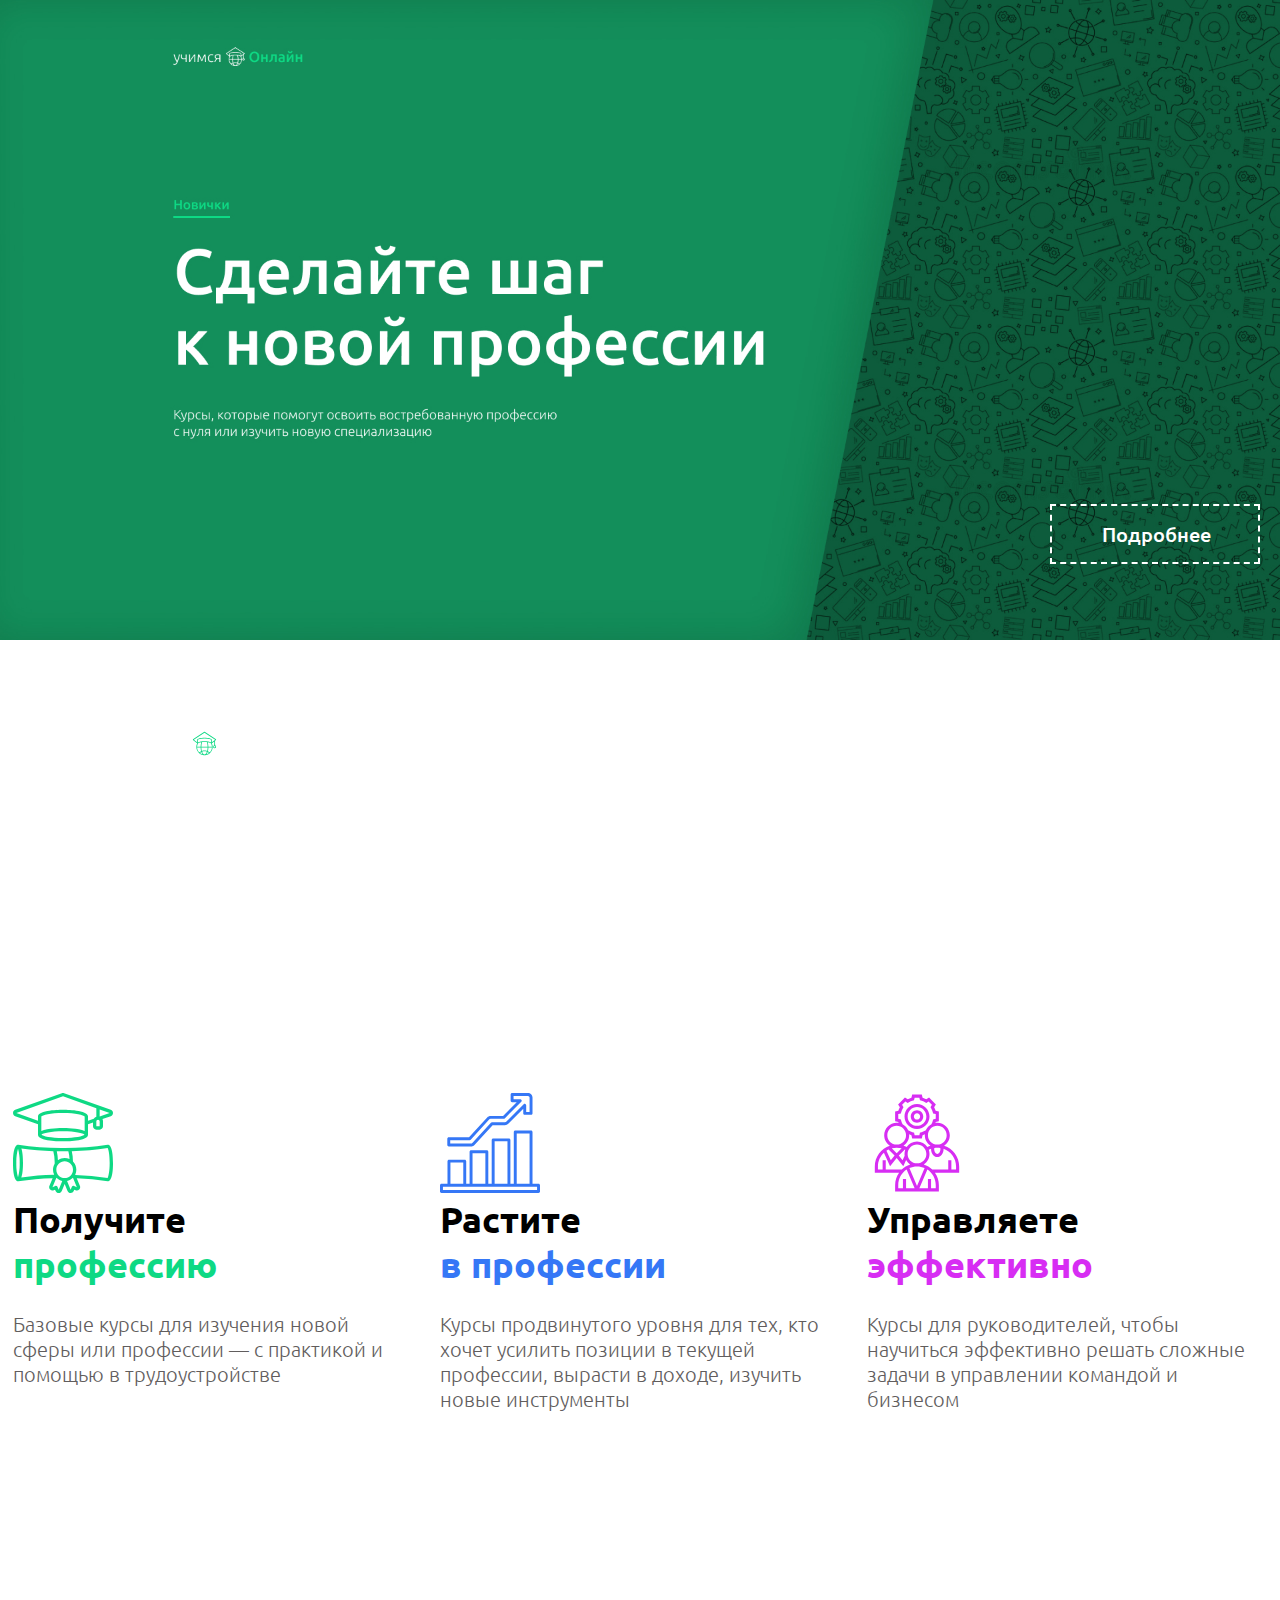
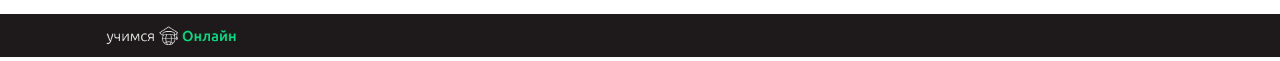
<file: Тестовое задание/index.html>
<!DOCTYPE html>
<!--язык русский -->
<html lang="ru">
<head>
    <!--кодировка-->
    <meta charset="UTF-8">
    <!--Режим совместимости-->
    <meta http-equiv="X-UA-Compatible" content="IE=edge">
    <!-- контроль масштаба отображения страницы.-->
    <meta name="viewport" content="width=device-width, initial-scale=1.0">
     <!--Подключение стилей-->
    <link rel="stylesheet" href="css/style.css">
    <!--Подключение шрифтов-->
    <link rel="preconnect" href="https://fonts.gstatic.com">
    <link href="https://fonts.googleapis.com/css2?family=Ubuntu:wght@500&display=swap" rel="stylesheet">
    <title>Главная</title>
</head>
<body>
    <section class="Slide Show">
        <div class="sim-slider">
            <ul class="sim-slider-list"><!-- это экран -->
                <a name="learn"href="#"></a>
                <li class="sim-slider-element" data-id="1">
                  <a  href="#" class="more">Подробнее</a><!--Кнопка-->
                    <img src="img/slide1.jpg" alt="Первый слайд">
                </li>
                <li class="sim-slider-element" data-id="2">
                    <a href="#" class="more one">Подробнее</a><!--Кнопка-->
                    <img src="img/slide2.jpg" alt="Второй слайд">
                  </li>
                <li class="sim-slider-element" data-id="3">
                    <a href="#" class="more two">Подробнее</a><!--Кнопка-->
                    <img src="img/slide3.jpg" alt="Третий слайд">
                  </li>
            </ul>
            <!--Стрелки переключения-->
            <div class="sim-slider-arrow-left"></div><!--Левая кнопка-->
            <div class="sim-slider-arrow-right"></div><!--Прававя кнопка-->
            <!--Пагинация-->
            <div class="sim-slider-dots"></div>
        </div>
    </section>
    <section class="content">
        <div class="content-container">
            <div class="content-icons">
                <!--Первый элемент-->
                <div class="content_icons_elements">
                    <svg display="none">
                        <symbol id="icon" viewBox="0 0 75 75">
                            <path d="M73.3363 12.6475L38.3488 0.147535C37.7963 -0.0474693 37.1937 -0.0474693 36.6413 0.147535L1.6625 12.6475C0.671101 13.0049 0.0102539 13.9456 0.0102539 14.9994C0.0102539 16.0533 0.671101 16.9939 1.6625 17.3513L18.75 23.4563V31.25C18.75 36.11 35.5813 36.25 37.5 36.25C39.4188 36.25 56.25 36.11 56.25 31.25V23.4563L60 22.125V25C60 26.3807 61.1193 27.5 62.5 27.5H65C66.3807 27.5 67.5 26.3807 67.5 25V21.25C67.4963 20.6712 67.3567 20.1013 67.0925 19.5863L73.3425 17.3513C74.3339 16.9939 74.9948 16.0533 74.9948 14.9994C74.9948 13.9456 74.3339 13.0049 73.3425 12.6475H73.3363ZM53.75 28.5C48.9888 26.3325 38.9563 26.25 37.5 26.25C36.0438 26.25 26.0113 26.3325 21.25 28.5V17.61C22 16.6475 27.895 15 37.5 15C47.105 15 53 16.6475 53.75 17.61V28.5ZM37.5 33.75C28.25 33.75 22.4413 32.2225 21.355 31.25C22.4413 30.2775 28.2525 28.75 37.5 28.75C46.7475 28.75 52.5588 30.2775 53.645 31.25C52.5588 32.2225 46.75 33.75 37.5 33.75ZM60.5863 19.2563L56.25 20.8025V17.5C56.25 12.64 39.4188 12.5 37.5 12.5C35.5813 12.5 18.75 12.64 18.75 17.5V20.8013L2.5 15L37.5175 2.50004L62.5 11.4275V17.73C61.7096 18.0109 61.0359 18.5482 60.5863 19.2563ZM65 25H62.5V21.25C62.5 20.5597 63.0597 20 63.75 20C64.4404 20 65 20.5597 65 21.25V25ZM65 17.68V12.3213L72.5 15L65 17.68Z"/>
                            <path d="M71.25 38.75C71.175 38.7498 71.1001 38.7564 71.0262 38.77C59.9354 40.4943 48.7238 41.3236 37.5 41.25C26.2762 41.3236 15.0646 40.4943 3.97375 38.77C3.89982 38.7574 3.825 38.7507 3.75 38.75C2.875 38.75 0 39.7412 0 52.5C0 65.2587 2.875 66.25 3.75 66.25C3.82506 66.2484 3.89988 66.2409 3.97375 66.2275C12.4959 64.8776 21.098 64.0934 29.7237 63.88L27.2837 69.7325C26.9089 70.6696 27.1368 71.7403 27.8608 72.4435C28.5848 73.1467 29.6617 73.3433 30.5875 72.9412L31.5438 72.5325L31.9575 73.4837C32.3483 74.4061 33.2545 75.0038 34.2563 75H34.2875C35.2967 74.9921 36.2015 74.3761 36.5788 73.44L38.75 68.2425L40.9137 73.42C41.2877 74.3649 42.1963 74.9895 43.2125 75H43.25C44.245 75.0041 45.1462 74.4137 45.54 73.5L45.9575 72.5412L46.8988 72.945C47.8285 73.3554 48.9144 73.1599 49.6426 72.4509C50.3709 71.7419 50.5954 70.6617 50.21 69.7212L47.8175 63.9837C55.5945 64.2591 63.3474 65.0105 71.0325 66.2337C71.1044 66.2456 71.1772 66.2511 71.25 66.25C72.125 66.25 75 65.2587 75 52.5C75 39.7412 72.125 38.75 71.25 38.75ZM41.5 43.7125C42.0191 45.6212 42.3214 47.5823 42.4013 49.5587C39.567 48.2408 36.2428 48.5498 33.7 50.3675C33.6361 48.1228 33.3484 45.8901 32.8413 43.7025C34.3554 43.7341 35.9083 43.75 37.5 43.75C38.8662 43.75 40.1925 43.735 41.5 43.7125ZM38.75 63.75C35.2982 63.75 32.5 60.9518 32.5 57.5C32.5 54.0482 35.2982 51.25 38.75 51.25C42.2018 51.25 45 54.0482 45 57.5C44.9959 60.95 42.2001 63.7458 38.75 63.75ZM3.75 41.875C4.70777 45.3318 5.12934 48.9152 5 52.5C5.12934 56.0847 4.70777 59.6681 3.75 63.125C2.79223 59.6681 2.37066 56.0847 2.5 52.5C2.37066 48.9152 2.79223 45.3318 3.75 41.875ZM6.275 63.3375C6.95875 61.355 7.5 58.0375 7.5 52.5C7.5 46.9625 6.95875 43.645 6.27375 41.66C14.217 42.757 22.2144 43.4176 30.23 43.6387C30.9797 46.5308 31.323 49.5132 31.25 52.5C31.25 52.6812 31.25 52.8537 31.2425 53.0275C29.7425 55.517 29.5913 58.5929 30.84 61.2175L30.785 61.35C22.584 61.551 14.401 62.2154 6.275 63.34V63.3375ZM34.2588 72.5L33.3462 70.4C33.0718 69.7694 32.3396 69.479 31.7075 69.75L29.6038 70.68L32.535 63.6525C33.7384 64.8719 35.2737 65.7109 36.95 66.065L34.2588 72.5ZM45.7925 69.75C45.1604 69.479 44.4282 69.7694 44.1538 70.4L43.2288 72.4787L40.5487 66.0625C42.2263 65.7082 43.7629 64.8689 44.9675 63.6487L47.8925 70.6487L45.7925 69.75ZM71 63.6875C62.9691 62.4515 54.8712 61.7001 46.75 61.4375L46.6612 61.2225C48.2333 57.9099 47.5593 53.9673 44.9762 51.365C44.9666 48.7727 44.6672 46.1895 44.0837 43.6637C53.0972 43.4619 62.0882 42.6761 71 41.3112C71.58 42.2962 72.5 46.1925 72.5 52.5C72.5 58.8075 71.5737 62.7025 71 63.6875Z"/>
                        </symbol>
                    </svg>
                    <svg class="icon_element">
                        <use xlink:href="#icon"></use>
                    </svg>
                    <h1>Получите<br><span class="green">профессию</span></h1>
                    <p>Базовые курсы для изучения новой сферы
                    или профессии — с практикой и помощью
                    в трудоустройстве
                    </p>
                </div>
                <!--Второй элемент-->
                <div class="content_icons_elements">
                    <svg display="none">
                        <symbol id="icon1" viewBox="0 0 75 75">
                            <path d="M73.9014 68.0669H69.3765V50.9268C69.3765 50.32 68.8846 49.8281 68.2778 49.8281C67.6711 49.8281 67.1792 50.32 67.1792 50.9268V68.0669H57.5391V30.312H67.1792V55.7998C67.1792 56.4065 67.6711 56.8984 68.2778 56.8984C68.8846 56.8984 69.3765 56.4065 69.3765 55.7998V29.2134C69.3765 28.6066 68.8846 28.1147 68.2778 28.1147H56.4404C55.8337 28.1147 55.3418 28.6066 55.3418 29.2134V68.0669H52.8041V35.1324C52.8041 34.5256 52.3122 34.0337 51.7055 34.0337H39.8676C39.2609 34.0337 38.769 34.5256 38.769 35.1324V68.0669H36.2312V44.0108C36.2312 43.4041 35.7393 42.9122 35.1325 42.9122H23.2947C22.6879 42.9122 22.196 43.4041 22.196 44.0108V68.0669H19.6582V51.1135C19.6582 50.5068 19.1663 50.0149 18.5596 50.0149H6.72158C6.11484 50.0149 5.62295 50.5068 5.62295 51.1135V68.0669H1.09863C0.491894 68.0669 0 68.5588 0 69.1655V73.9014C0 74.5081 0.491894 75 1.09863 75H22.9639C23.5706 75 24.0625 74.5081 24.0625 73.9014C24.0625 73.2946 23.5706 72.8027 22.9639 72.8027H2.19727V70.2642H72.8027V72.8027H18.0908C17.4841 72.8027 16.9922 73.2946 16.9922 73.9014C16.9922 74.5081 17.4841 75 18.0908 75H73.9014C74.5081 75 75 74.5081 75 73.9014V69.1655C75 68.5588 74.5081 68.0669 73.9014 68.0669ZM40.9663 36.231H50.6068V68.0669H40.9663V36.231ZM24.3932 45.1094H34.0337V68.0669H24.3932V45.1094ZM7.82022 52.2122H17.4608V68.0669H7.82022V52.2122Z" />
                            <path d="M6.57422 40.0781H23.2939C24.264 40.0781 25.1956 39.6684 25.8499 38.9543L39.4686 24.0967H48.7456C49.6718 24.0967 50.5424 23.7363 51.1967 23.082L62.4448 11.8339V15.3045C62.4448 15.9113 62.9367 16.4032 63.5435 16.4032H68.2778C68.8846 16.4032 69.3765 15.9113 69.3765 15.3045V3.46582C69.3765 1.55479 67.8217 0 65.9106 0H54.0732C53.4665 0 52.9746 0.491894 52.9746 1.09863V5.83447C52.9746 6.44121 53.4665 6.93311 54.0732 6.93311H57.5426L47.3106 17.165H37.9438C36.9749 17.165 36.0437 17.5748 35.3895 18.2887L21.7692 33.1465H18.7397C18.133 33.1465 17.6411 33.6384 17.6411 34.2451C17.6411 34.8519 18.133 35.3438 18.7397 35.3438H22.2524C22.5604 35.3438 22.8542 35.2146 23.0622 34.9875L37.0091 19.7735C37.2485 19.5123 37.5891 19.3625 37.9437 19.3625H47.7655C48.0568 19.3625 48.3363 19.2467 48.5423 19.0406L60.9715 6.61143C61.2857 6.29722 61.3797 5.82466 61.2097 5.41421C61.0396 5.00361 60.639 4.73599 60.1947 4.73599H55.1717V2.19727H65.9105C66.61 2.19727 67.1791 2.76636 67.1791 3.46582V14.2061H64.6419V9.18164C64.6419 8.73735 64.3743 8.33672 63.9637 8.16665C63.5534 7.99688 63.0806 8.09062 62.7665 8.40483L49.6431 21.5282C49.4038 21.7676 49.0849 21.8994 48.7456 21.8994H38.9854C38.6773 21.8994 38.3836 22.0286 38.1754 22.2557L24.23 37.4697C23.9906 37.731 23.6495 37.8809 23.2939 37.8809H7.67285V35.3438H18.6128C19.2195 35.3438 19.7114 34.8519 19.7114 34.2451C19.7114 33.6384 19.2195 33.1465 18.6128 33.1465H6.57422C5.96748 33.1465 5.47559 33.6384 5.47559 34.2451V38.9795C5.47559 39.5862 5.96748 40.0781 6.57422 40.0781Z">                        
                        </symbol>
                    </svg>
                    <svg class="icon_element">
                        <use xlink:href="#icon1"></use>
                    </svg>
                    <h1>Растите<br><span class="blue">в профессии</span></h1>
                    <p>Курсы продвинутого уровня для тех, кто хочет усилить позиции в текущей профессии, вырасти
                        в доходе, изучить новые инструменты
                    </p>
                </div>
                <!--Третий-->
                <div class="content_icons_elements">
                    <svg display="none">
                        <symbol id="icon2" viewBox="0 0 75 75">
                            <path d="M69.1406 55.0781C69.1406 47.8137 64.391 41.6461 57.8367 39.4945C60.4043 37.8211 62.1094 34.9277 62.1094 31.6406C62.1094 26.4715 57.9035 22.2656 52.7344 22.2656C52.2387 22.2656 51.7559 22.316 51.2812 22.3898C51.3469 22.2 51.4301 22.0148 51.4875 21.8227L53.9062 21.2531V13.9617L51.4898 13.3922C51.2062 12.4406 50.8254 11.5219 50.3508 10.6465L51.6574 8.53359L46.5445 3.41953L44.4316 4.72734C43.5574 4.25508 42.6387 3.87305 41.6848 3.58828L41.1164 1.17188H33.8836L33.3152 3.58828C32.3625 3.87305 31.4426 4.25391 30.5684 4.72734L28.4555 3.41953L23.3426 8.53359L24.6492 10.6465C24.1758 11.5219 23.7949 12.4406 23.5102 13.3922L21.0938 13.9629V21.2555L23.5113 21.825C23.5688 22.016 23.652 22.2012 23.7176 22.391C23.2441 22.316 22.7613 22.2656 22.2656 22.2656C17.0965 22.2656 12.8906 26.4715 12.8906 31.6406C12.8906 34.9277 14.5957 37.8211 17.1633 39.4945C10.609 41.6461 5.85938 47.8137 5.85938 55.0781V59.7656H24.0551C22.1941 62.4258 21.0938 65.6555 21.0938 69.1406V73.8281H53.9062V69.1406C53.9062 65.6555 52.8059 62.4258 50.9449 59.7656H69.1406V55.0781ZM55.0781 42.1875C55.0781 44.093 54.0047 45.7031 52.7344 45.7031C51.4641 45.7031 50.3906 44.093 50.3906 42.1875C50.3906 41.8547 50.4375 41.5254 50.5078 41.1984C51.2414 41.0812 51.9844 41.0156 52.7344 41.0156C53.4949 41.0156 54.2367 41.093 54.9645 41.2102C55.0324 41.5336 55.0781 41.8594 55.0781 42.1875ZM37.5 52.7344C33.6223 52.7344 30.4688 49.5809 30.4688 45.7031C30.4688 41.8254 33.6223 38.6719 37.5 38.6719C41.3777 38.6719 44.5312 41.8254 44.5312 45.7031C44.5312 49.5809 41.3777 52.7344 37.5 52.7344ZM28.3781 42.4195C28.4777 42.4676 28.5785 42.5121 28.677 42.5625C28.3266 43.5469 28.125 44.6004 28.125 45.7031C28.125 46.1707 28.1707 46.6277 28.2375 47.0777L26.6766 50.5125L23.8359 46.9629L28.3781 42.4195ZM37.5 36.3281C34.268 36.3281 31.4133 37.9723 29.727 40.4684C28.9676 40.0805 28.1789 39.7582 27.3703 39.4934C29.9367 37.8187 31.6406 34.9266 31.6406 31.6406C31.6406 31.4227 31.623 31.2094 31.6078 30.9961C32.1633 31.241 32.7328 31.4531 33.3152 31.6277L33.8836 34.0441H41.1164L41.6848 31.6277C42.2672 31.4531 42.8367 31.241 43.3922 30.9961C43.377 31.2094 43.3594 31.4227 43.3594 31.6406C43.3594 34.9277 45.0633 37.8187 47.6297 39.4934C46.8223 39.757 46.0336 40.0816 45.2742 40.4695C43.5879 37.9734 40.732 36.3281 37.5 36.3281ZM59.7656 31.6406C59.7656 35.5184 56.6121 38.6719 52.7344 38.6719C48.8566 38.6719 45.7031 35.5184 45.7031 31.6406C45.7031 27.7629 48.8566 24.6094 52.7344 24.6094C56.6121 24.6094 59.7656 27.7629 59.7656 31.6406ZM25.5973 20.5641L25.4262 19.8668L23.4375 19.398V15.8168L25.425 15.3492L25.5961 14.652C25.8914 13.4473 26.3672 12.2953 27.0141 11.2312L27.3855 10.6184L26.3098 8.88047L28.8 6.39023L30.5379 7.46602L31.1508 7.09336C32.2125 6.44883 33.3645 5.9707 34.5727 5.67539L35.2699 5.5043L35.7398 3.51562H39.2602L39.7277 5.50313L40.425 5.67422C41.6332 5.9707 42.7852 6.44766 43.8469 7.09219L44.4598 7.46484L46.1977 6.38906L48.6879 8.8793L47.6133 10.6184L47.9848 11.2312C48.6316 12.2953 49.1074 13.4473 49.4027 14.652L49.5738 15.3492L51.5625 15.818V19.3992L49.575 19.8668L49.4039 20.5641C49.1672 21.5332 48.7828 22.4777 48.2965 23.3859C46.4367 24.3902 44.9531 26.0051 44.1152 27.9598L43.848 28.1215C42.7863 28.766 41.6344 29.2441 40.4262 29.5395L39.7289 29.7105L39.2613 31.698H35.741L35.2734 29.7094L34.5762 29.5383C33.3703 29.243 32.2184 28.766 31.1543 28.1203L30.8871 27.9586C30.0492 26.0027 28.5656 24.3879 26.7059 23.3836C26.2184 22.4777 25.834 21.5332 25.5973 20.5641ZM15.2344 31.6406C15.2344 27.7629 18.3879 24.6094 22.2656 24.6094C26.1434 24.6094 29.2969 27.7629 29.2969 31.6406C29.2969 35.5184 26.1434 38.6719 22.2656 38.6719C18.3879 38.6719 15.2344 35.5184 15.2344 31.6406ZM25.9699 41.5137L22.2656 45.218L18.5719 41.5242C19.7508 41.202 20.9859 41.0156 22.2656 41.0156C23.5254 41.0156 24.7699 41.1867 25.9699 41.5137ZM20.6953 46.9617L17.8547 50.5113L14.5828 43.3137C15.0867 42.9832 15.6164 42.6926 16.1625 42.4277L20.6953 46.9617ZM8.20312 55.0781C8.20312 51.0258 9.93633 47.3789 12.6891 44.8102L17.3016 54.9574L22.2656 48.7512L27.2297 54.9574L29.3426 50.3086C30.0867 51.6211 31.1367 52.7367 32.3965 53.5582C29.9824 54.3504 27.8156 55.6852 26.0391 57.423H14.0625V50.3918H11.7188V57.423H8.20312V55.0781ZM37.5 55.0781C39.5367 55.0781 41.468 55.5223 43.2176 56.3051L37.5 69.6738L31.7824 56.3039C33.532 55.5223 35.4633 55.0781 37.5 55.0781ZM23.4375 69.1406C23.4375 64.2633 25.9348 59.9613 29.7164 57.4383L35.7234 71.4844H29.2969V64.4531H26.9531V71.4844H23.4375V69.1406ZM51.5625 71.4844H48.0469V64.4531H45.7031V71.4844H39.2766L45.2836 57.4383C49.0652 59.9613 51.5625 64.2633 51.5625 69.1406V71.4844ZM66.7969 57.4219H63.2812V50.3906H60.9375V57.4219H48.9598C47.1832 55.684 45.0152 54.3492 42.6023 53.557C45.1699 51.8836 46.875 48.9902 46.875 45.7031C46.875 44.6016 46.6734 43.548 46.323 42.5648C46.8914 42.273 47.4785 42.0199 48.0797 41.8102C48.0727 41.9355 48.0469 42.0609 48.0469 42.1875C48.0469 45.4184 50.1492 48.0469 52.7344 48.0469C55.3195 48.0469 57.4219 45.4184 57.4219 42.1875C57.4219 42.0656 57.3973 41.9461 57.3902 41.8242C62.8594 43.752 66.7969 48.9574 66.7969 55.0781V57.4219Z"/>
                            <path d="M37.5 22.2656C40.0852 22.2656 42.1875 20.1633 42.1875 17.5781C42.1875 14.993 40.0852 12.8906 37.5 12.8906C34.9148 12.8906 32.8125 14.993 32.8125 17.5781C32.8125 20.1633 34.9148 22.2656 37.5 22.2656ZM37.5 15.2344C38.7926 15.2344 39.8438 16.2855 39.8438 17.5781C39.8438 18.8707 38.7926 19.9219 37.5 19.9219C36.2074 19.9219 35.1562 18.8707 35.1562 17.5781C35.1562 16.2855 36.2074 15.2344 37.5 15.2344Z"/>
                            <path d="M37.5 26.9531C42.6691 26.9531 46.875 22.7473 46.875 17.5781C46.875 12.409 42.6691 8.20312 37.5 8.20312C32.3309 8.20312 28.125 12.409 28.125 17.5781C28.125 22.7473 32.3309 26.9531 37.5 26.9531ZM37.5 10.5469C41.3777 10.5469 44.5312 13.7004 44.5312 17.5781C44.5312 21.4559 41.3777 24.6094 37.5 24.6094C33.6223 24.6094 30.4688 21.4559 30.4688 17.5781C30.4688 13.7004 33.6223 10.5469 37.5 10.5469Z"/>                        
                        </symbol>
                    </svg>
                    <svg class="icon_element">
                        <use xlink:href="#icon2"></use>
                    </svg>
                    <h1>Управляете<br><span class="pink">эффективно</span></h1>
                    <p>Курсы для руководителей, чтобы научиться эффективно решать сложные задачи
                        в управлении командой и бизнесом
                    </p>
                </div>
            </div>
        </div>
    </section>
    <footer>
        <a href="#learn"><img src="img/footer.jpg" alt=""></a>
    </footer>
    <script src="js.js"></script>
</body>

</html>
</file>
<file: Тестовое задание/css/style.css>
/* Сброс настроек */
*{
  margin: 0;
  padding: 0;
}


img {
    width: 100% !important;
    object-fit: cover;
  }
  
  .sim-slider {
    width: 100%;
    height: 100vh;
    max-width: 1920px;
    min-width: 320px;
  }
  
  /* Главные стили */
  .sim-slider {
    margin-bottom: 193px;
    position: relative;
  }
  
  .sim-slider-list {
    margin: 0;
    padding: 0;
    list-style-type: none;
    position: relative;
  }
  
  .sim-slider-element {
    width: 100%;
    transition: visible 1s ease-in;
    visibility: hidden;
    position: absolute;
    z-index: 2;
    left: 0;
    top: 0;
    display: block;
  }

.more {
  display: flex;
  flex-direction: row;
  align-items: center;
  padding: 18px 50px;
  font-family:Ubuntu;
  font-weight: 500;
  font-size: 20px;
  position: absolute;
  width: 210px;
  height: 60px;
  left: 1050px;
  top: 504px;
  color:rgb(255, 255, 255);
  border: 2px dashed #FFFFFF;
  box-sizing: border-box;
  text-decoration: none;
  z-index: 100000;
  }
  .more:hover{
    color: #0ED984;
    background-color: rgb(255, 255, 255);
  }
  .one:hover{
    color: #3577F6;
  }
  .two:hover{
    color: #D72DF3;
  }

  
  /* Стилизации стрелок*/
  .sim-slider-arrow-left,
  .sim-slider-arrow-right {
    width: 22px;
    height: 40px;
    position: absolute;
    cursor: pointer;
    opacity: 0.6;
    z-index: 4;
  }
  /* Левая стрелка */
  .sim-slider-arrow-left {
    left: 10px;
    top: 40%;
    display: block;
    background: url("http://pvbk.spb.ru/inc/slider/sim-files/sim-arrow-left.png") no-repeat;
  }
  /* Правая стрелка */
  .sim-slider-arrow-right {
    right: 10px;
    top: 40%;
    display: block;
    background: url("http://pvbk.spb.ru/inc/slider/sim-files/sim-arrow-right.png") no-repeat;
  }
  
  .sim-slider-arrow-left:hover {
    opacity: 1.0;
  }
  
  .sim-slider-arrow-right:hover {
    opacity: 1.0;
  }
  
  /* Стилизации пагинации */
  .sim-slider-dots {
    width: 145px;
    height: auto;
    position: absolute;
    left: 185px;
    bottom: 138px;
    z-index: 4;
    text-align: left;    
  }
  
  .sim-dot {
    left: 170px;
    width: 25px;
    height: 25px;
    margin: 2px 7px;
    padding: 0;
    display: inline-block;
   
    border:1px solid white;
    border-radius: 50%  ;
    cursor: pointer; 
  }

  .sim-dot:hover {
    border: 1px solid #0ED984;
  }

  .dot-slide-2:hover {
    border: 1px solid #3577F6;
  }

  .dot-slide-3:hover {
    border: 1px solid #D72DF3;
  }


/* Второй блок */
.content{
  max-width: 1920px;
}

.content-icons{
  display: flex;
}


.content_icons_elements{
  width: 400px;
  margin: 0 auto; 
  margin-bottom: 202px;
}
.content_icons_elements h1{
font-family: Ubuntu;
font-style: normal;
font-weight: bold;
font-size: 36px;
}

.content_icons_elements p{
  margin-top: 25px;
  font-family: Ubuntu;
  font-style: normal;
  font-weight: 300;
  font-size: 20px;
  color: #615D5D;

}

.icon_element{
  width: 100px;
  height: 100px;
}
/* Цвета иконок */
#icon{fill:#0ED984;}
#icon1{fill:#3577F6;}
#icon2{fill:#D72DF3;}
/* цвета надписей заголовков */
.green{color:#0ED984;}
.blue{color: #3577F6;}
.pink{color:#D72DF3;}
</file>
